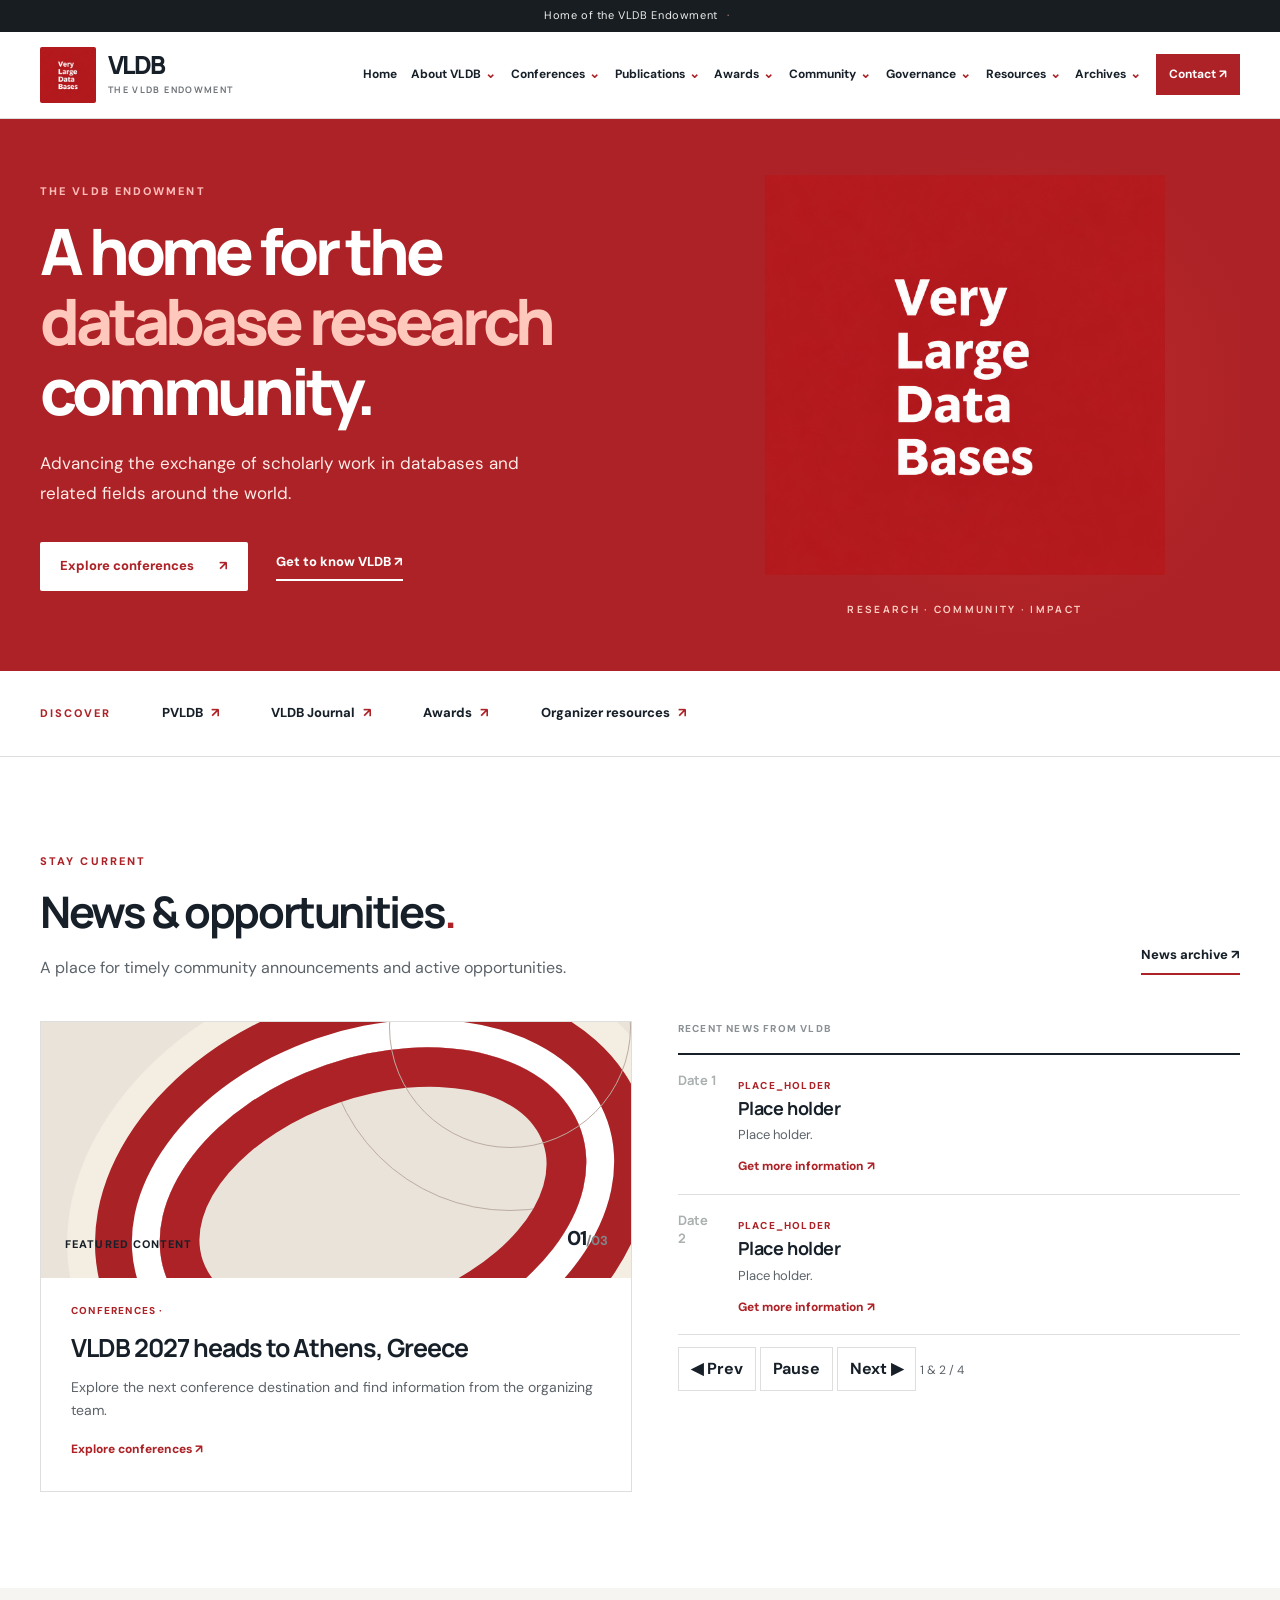
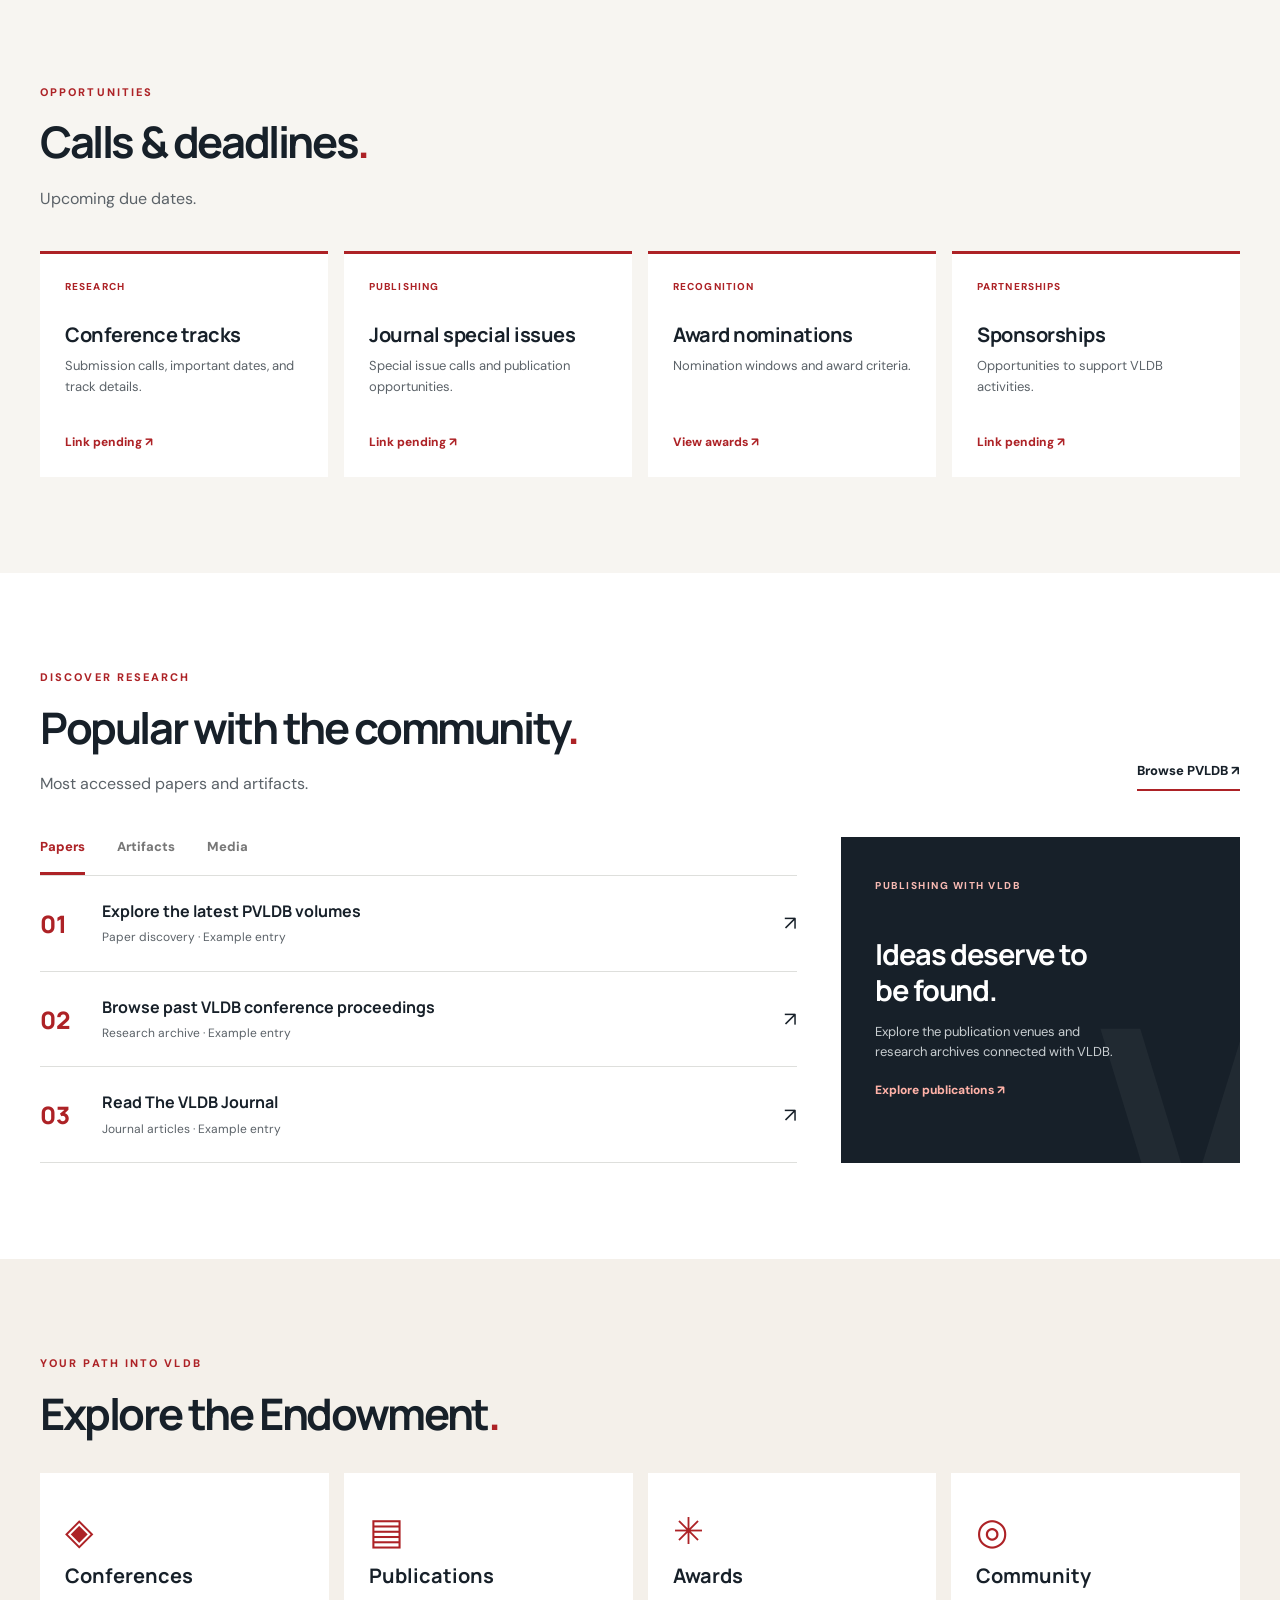
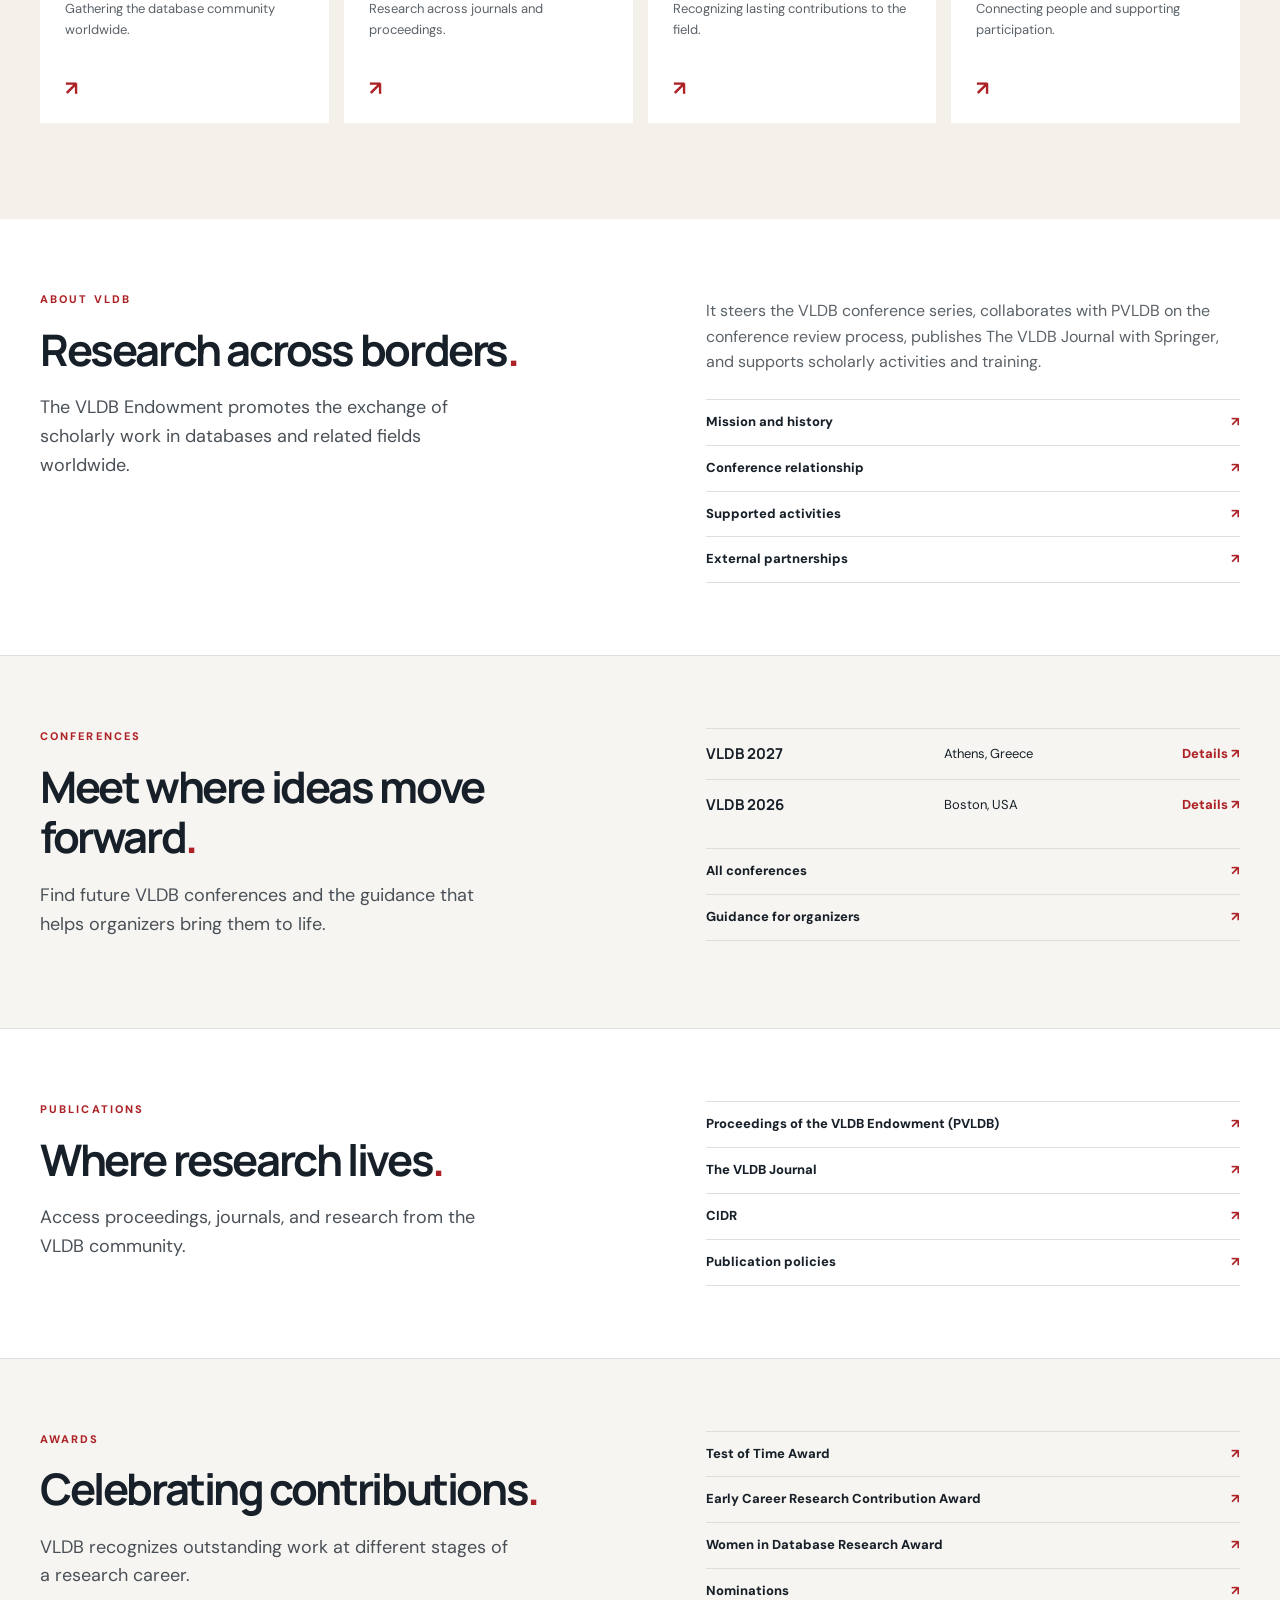
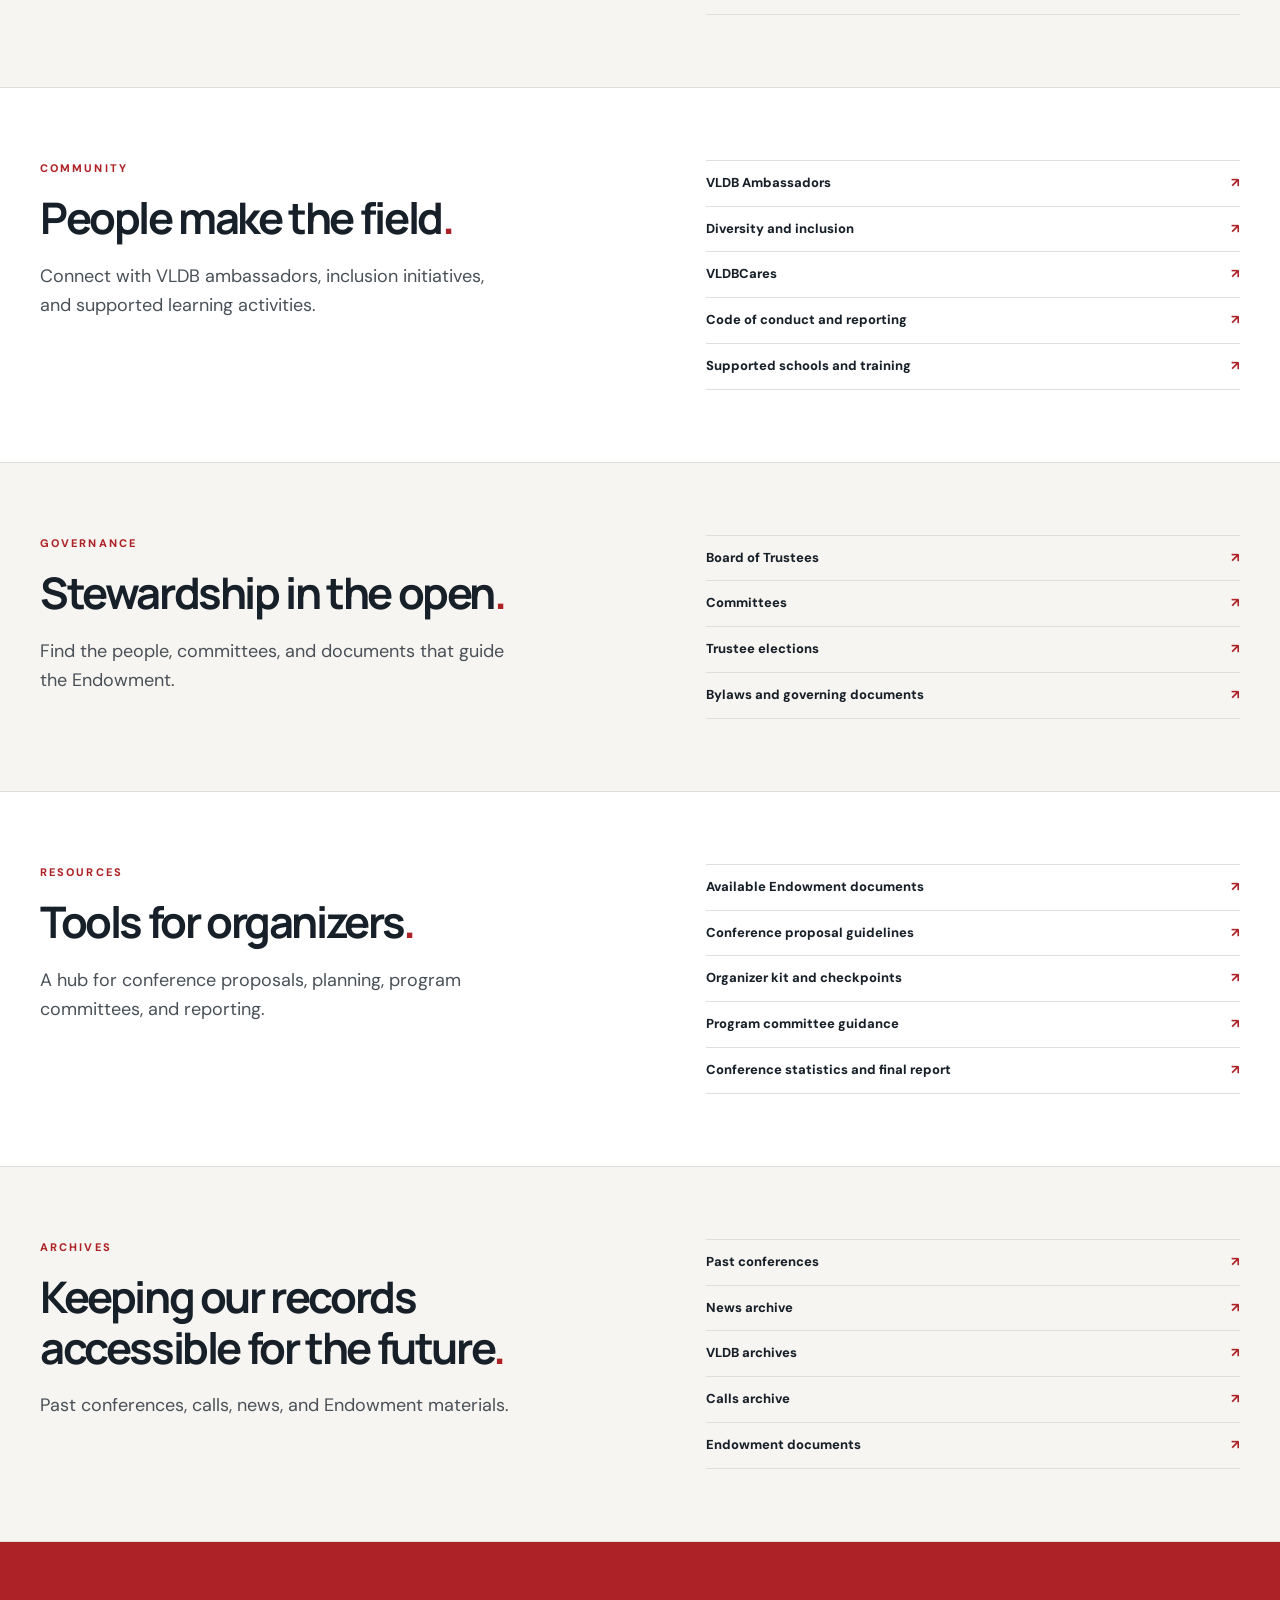
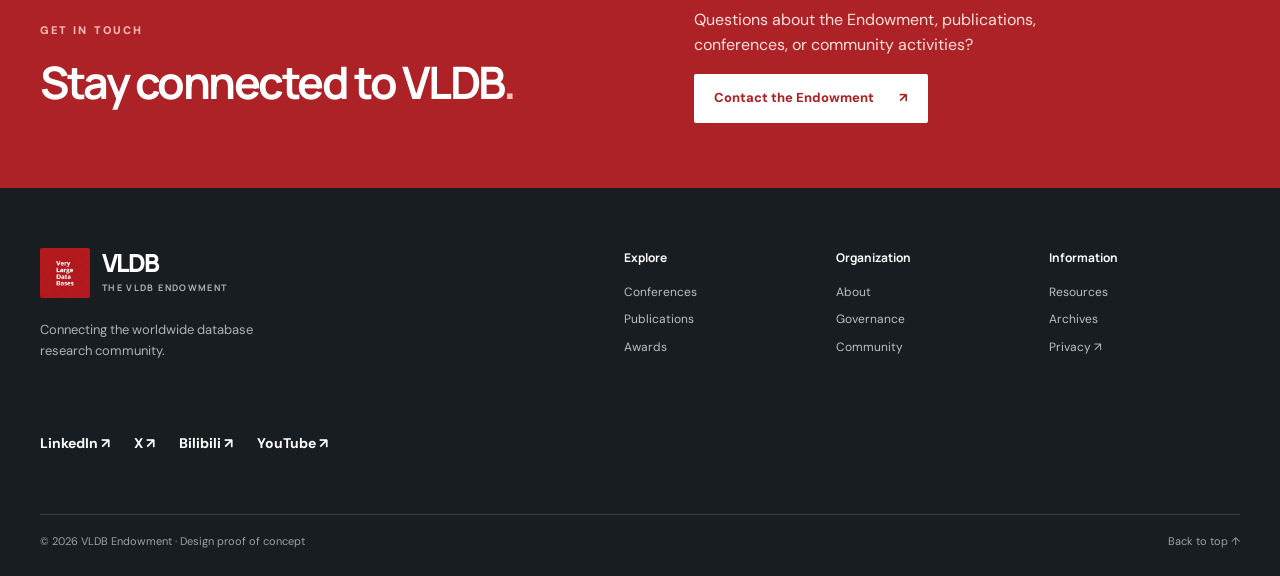
<file: vldbdraft/index.html>
<!doctype html>
<html lang="en">
<head>
  <meta charset="utf-8">
  <meta name="viewport" content="width=device-width, initial-scale=1">
  <meta name="theme-color" content="#a91f23">
  <meta name="description" content="A responsive concept for the VLDB Endowment website, connecting database researchers with conferences, publications, awards, and community resources.">
  <title>VLDB Endowment</title>
  <link rel="icon" href="assets/vldb-mark.png" type="image/png">
  <link rel="stylesheet" href="styles.css">
  <script src="script.js" defer></script>
</head>
<body>
  <a class="skip-link" href="#main">Skip to content</a>
  <div class="concept-bar"><div class="container">Home of the VLDB Endowment <span aria-hidden="true">·</span> </div></div>
  <header class="site-header" id="top">
    <div class="container header-inner">
      <a class="brand" href="#top" aria-label="VLDB Endowment home"><img src="assets/vldb-mark.png" width="56" height="56" alt=""><span><strong>VLDB</strong><small>THE VLDB ENDOWMENT</small></span></a>
      <button class="menu-toggle" type="button" aria-controls="site-nav" aria-expanded="false"><span class="hamburger" aria-hidden="true"></span><span class="menu-label">Menu</span></button>
      <nav class="site-nav" id="site-nav" aria-label="Main navigation">
        <a class="nav-home" href="#top">Home</a>
        <details class="nav-group"><summary>About VLDB</summary><div class="dropdown"><a href="#about">Mission &amp; history</a><a href="#about">Our activities</a><a href="#about">External partnerships</a></div></details>
        <details class="nav-group"><summary>Conferences</summary><div class="dropdown"><a href="#conferences">Upcoming conferences</a><a href="#conferences">For organizers</a><a href="#archives">Past conferences</a></div></details>
        <details class="nav-group"><summary>Publications</summary><div class="dropdown"><a href="#publications">Overview</a><a href="https://www.vldb.org/pvldb/">PVLDB ↗</a><a href="https://link.springer.com/journal/778">The VLDB Journal ↗</a><a href="#publications">CIDR &amp; policies</a></div></details>
        <details class="nav-group"><summary>Awards</summary><div class="dropdown"><a href="#awards">Awards overview</a><a href="https://vldb.org/awards.html">Calls &amp; recipients ↗</a></div></details>
        <details class="nav-group"><summary>Community</summary><div class="dropdown"><a href="#community">Ambassadors</a><a href="#community">Diversity &amp; inclusion</a><a href="#community">VLDBCares</a><a href="#community">Schools &amp; training</a></div></details>
        <details class="nav-group"><summary>Governance</summary><div class="dropdown"><a href="#governance">Board &amp; committees</a><a href="#governance">Elections</a><a href="#governance">Legal documents</a></div></details>
        <details class="nav-group"><summary>Resources</summary><div class="dropdown"><a href="#resources">Conference guidelines</a><a href="#resources">Organizer kit</a><a href="#resources">Statistics &amp; reports</a></div></details>
        <details class="nav-group"><summary>Archives</summary><div class="dropdown"><a href="#archives">Conferences</a><a href="#archives">Calls &amp; news</a><a href="#archives">Endowment documents</a></div></details>
        <a class="nav-contact" href="#contact">Contact <span aria-hidden="true">↗</span></a>
      </nav>
      
    </div>
    
  </header>

  <main id="main">
    <section class="hero" aria-labelledby="hero-title"><div class="container hero-grid"><div class="hero-copy"><p class="eyebrow light">THE VLDB ENDOWMENT</p><h1 id="hero-title">A home for the<br><em>database research</em><br>community.</h1><p>Advancing the exchange of scholarly work in databases and related fields around the world.</p><div class="hero-actions"><a class="button button-white" href="#conferences">Explore conferences <span aria-hidden="true">↗</span></a><a class="text-link light-link" href="#about">Get to know VLDB <span aria-hidden="true">↗</span></a></div></div>

	<div class="hero-art" aria-hidden="true">
<div class="art-word">
  <img src="assets/vldb-mark.png" alt="VLDB logo" width="400" height="400">
  <span>RESEARCH · COMMUNITY · IMPACT</span>
</div>

      </div></div>


    </section>

    <div class="quick-bar"><div class="container quick-inner"><span>DISCOVER</span><a href="https://www.vldb.org/pvldb/">PVLDB <span aria-hidden="true">↗</span></a><a href="https://link.springer.com/journal/778">VLDB Journal <span aria-hidden="true">↗</span></a><a href="#awards">Awards <span aria-hidden="true">↗</span></a><a href="#resources">Organizer resources <span aria-hidden="true">↗</span></a></div></div>

    <section class="section spotlight" id="news" aria-labelledby="news-title"><div class="container"><div class="section-heading"><div><p class="eyebrow">STAY CURRENT</p><h2 id="news-title">News &amp; opportunities<span class="period">.</span></h2><p class="section-intro">A place for timely community announcements and active opportunities.</p></div><a class="text-link" href="https://vldb.org/news.html">News archive <span aria-hidden="true">↗</span></a></div><div class="news-layout"><article class="feature-card"><div class="feature-visual"><span class="feature-kicker">FEATURED CONTENT</span><span class="feature-number" aria-hidden="true">01<span>/03</span></span><span class="feature-lines" aria-hidden="true"></span></div><div class="feature-body"><p class="meta">CONFERENCES <span aria-hidden="true">·</span></p><h3>VLDB 2027 heads to Athens, Greece</h3><p>Explore the next conference destination and find information from the organizing team.</p><a class="arrow-link" href="https://vldb.org/conference.html">Explore conferences <span aria-hidden="true">↗</span></a></div></article>


	  <!--
	  <div class="news-list">
	    <div class="list-topline">
	      <span>RECENT NEWS FROM the VLDB</span></div>
	    <article class="news-row"><span class="news-index">01</span><div><span class="meta">CALLS &amp; DEADLINES</span><h3>Current conference calls</h3><p>Track dates and submission information as calls are announced.</p><a href="#calls">View calls <span aria-hidden="true">↗</span></a></div></article>
	    <article class="news-row"><span class="news-index">02</span><div><span class="meta">AWARDS</span><h3>Recognizing research and service</h3><p>Discover VLDB awards and find nomination information.</p><a href="#awards">Explore awards <span aria-hidden="true">↗</span></a></div></article>
	    <article class="news-row"><span class="news-index">03</span><div><span class="meta">COMMUNITY</span><h3>Connect with the global community</h3><p>Find ambassadors, community initiatives, and supported activities.</p><a href="#community">Meet the community <span aria-hidden="true">↗</span></a></div></article>
	  </div>
	</div>
	-->

	<div class="news-list news-carousel" id="vldb-news-carousel">
  <div class="list-topline">
    <span>RECENT NEWS FROM VLDB</span>
  </div>

  <div class="news-window">
    <article class="news-row news-slide">
      <span class="news-index">Date 1</span>
      <div>
        <span class="meta">PLACE_HOLDER</span>
        <h3>Place holder</h3>
        <p>Place holder.</p>
        <a href="">Get more information <span aria-hidden="true">↗</span></a>
      </div>
    </article>

    <article class="news-row news-slide">
      <span class="news-index">Date 2</span>
      <div>
        <span class="meta">PLACE_HOLDER</span>
        <h3>Place holder</h3>
        <p>Place holder.</p>
        <a href="">Get more information <span aria-hidden="true">↗</span></a>
      </div>
    </article>

    <article class="news-row news-slide">
      <span class="news-index">Date 3</span>
      <div>
        <span class="meta">PLACE_HOLDER</span>
        <h3>Place holder</h3>
        <p>Place holder.</p>
        <a href="">Get more information <span aria-hidden="true">↗</span></a>
      </div>
    </article>

    <article class="news-row news-slide">
      <span class="news-index">Date 4</span>
      <div>
        <span class="meta">PLACE_HOLDER</span>
        <h3>Place holder</h3>
        <p>Place holder.</p>
        <a href="">Get more information <span aria-hidden="true">↗</span></a>
      </div>
    </article>
  </div>

  <div class="news-controls">
    <button type="button" class="news-prev" aria-label="Previous news">◀ Prev</button>
    <button type="button" class="news-pause">Pause</button>
    <button type="button" class="news-next" aria-label="Next news">Next ▶</button>
    <span class="news-count" aria-hidden="true">1 / 3</span>
  </div>
  <span class="visually-hidden news-status" role="status"></span>
</div>
	
	
    </div></section>

    <section class="section calls-section" id="calls" aria-labelledby="calls-title"><div class="container"><div class="section-heading"><div><p class="eyebrow">OPPORTUNITIES</p><h2 id="calls-title">Calls &amp; deadlines<span class="period">.</span></h2><p class="section-intro">Upcoming due dates.</p></div></div><div class="call-grid"><article class="call-card"><span class="call-icon">RESEARCH</span><h3>Conference tracks</h3><p>Submission calls, important dates, and track details.</p><a class="arrow-link" href="#" data-placeholder="Conference track calls">Link pending <span aria-hidden="true">↗</span></a></article><article class="call-card"><span class="call-icon">PUBLISHING</span><h3>Journal special issues</h3><p>Special issue calls and publication opportunities.</p><a class="arrow-link" href="#" data-placeholder="Journal special issues">Link pending <span aria-hidden="true">↗</span></a></article><article class="call-card"><span class="call-icon">RECOGNITION</span><h3>Award nominations</h3><p>Nomination windows and award criteria.</p><a class="arrow-link" href="https://vldb.org/awards.html">View awards <span aria-hidden="true">↗</span></a></article><article class="call-card"><span class="call-icon">PARTNERSHIPS</span><h3>Sponsorships</h3><p>Opportunities to support VLDB activities.</p><a class="arrow-link" href="#" data-placeholder="Sponsorship calls">Link pending <span aria-hidden="true">↗</span></a></article></div></div></section>

    <section class="section popular-section" id="popular" aria-labelledby="popular-title"><div class="container"><div class="section-heading"><div><p class="eyebrow">DISCOVER RESEARCH</p><h2 id="popular-title">Popular with the community<span class="period">.</span></h2><p class="section-intro">Most accessed papers and artifacts. </p></div><a class="text-link" href="https://www.vldb.org/pvldb/">Browse PVLDB <span aria-hidden="true">↗</span></a></div><div class="popular-layout"><div class="popular-main"><div class="tabs" role="tablist" aria-label="Popular content type"><button type="button" id="tab-papers" role="tab" aria-selected="true" aria-controls="panel-papers">Papers</button><button type="button" id="tab-artifacts" role="tab" aria-selected="false" aria-controls="panel-artifacts" tabindex="-1">Artifacts</button><button type="button" id="tab-media" role="tab" aria-selected="false" aria-controls="panel-media" tabindex="-1">Media</button></div><div id="panel-papers" role="tabpanel" aria-labelledby="tab-papers"><a class="ranked" href="https://www.vldb.org/pvldb/"><span class="rank">01</span><span><strong>Explore the latest PVLDB volumes</strong><small>Paper discovery · Example entry</small></span><span aria-hidden="true">↗</span></a><a class="ranked" href="https://vldb.org/conference.html"><span class="rank">02</span><span><strong>Browse past VLDB conference proceedings</strong><small>Research archive · Example entry</small></span><span aria-hidden="true">↗</span></a><a class="ranked" href="https://link.springer.com/journal/778"><span class="rank">03</span><span><strong>Read The VLDB Journal</strong><small>Journal articles · Example entry</small></span><span aria-hidden="true">↗</span></a></div><div id="panel-artifacts" role="tabpanel" aria-labelledby="tab-artifacts" hidden><a class="ranked" href="#" data-placeholder="Research artifact 1"><span class="rank">01</span><span><strong>Research artifact title</strong><small>Repository or dataset · Placeholder</small></span><span aria-hidden="true">↗</span></a><a class="ranked" href="#" data-placeholder="Research artifact 2"><span class="rank">02</span><span><strong>Research artifact title</strong><small>Code and reproducibility · Placeholder</small></span><span aria-hidden="true">↗</span></a></div><div id="panel-media" role="tabpanel" aria-labelledby="tab-media" hidden><a class="ranked" href="#" data-placeholder="VLDB video"><span class="rank">01</span><span><strong>VLDB talk or video</strong><small>YouTube / Bilibili · Placeholder</small></span><span aria-hidden="true">↗</span></a><a class="ranked" href="#" data-placeholder="VLDB social post"><span class="rank">02</span><span><strong>Community conversation</strong><small>Social channel · Placeholder</small></span><span aria-hidden="true">↗</span></a></div></div><aside class="popular-aside"><span class="aside-eyebrow">PUBLISHING WITH VLDB</span><h3>Ideas deserve to be found.</h3><p>Explore the publication venues and research archives connected with VLDB.</p><a href="#publications">Explore publications <span aria-hidden="true">↗</span></a><div class="aside-decoration" aria-hidden="true">V</div></aside></div></div></section>

    <section class="section pathways" aria-labelledby="pathways-title"><div class="container"><p class="eyebrow">YOUR PATH INTO VLDB</p><h2 id="pathways-title">Explore the Endowment<span class="period">.</span></h2><div class="path-grid"><a href="#conferences" class="path-card"><span class="path-symbol" aria-hidden="true">◈</span><strong>Conferences</strong><span>Gathering the database community worldwide.</span><b aria-hidden="true">↗</b></a><a href="#publications" class="path-card"><span class="path-symbol" aria-hidden="true">▤</span><strong>Publications</strong><span>Research across journals and proceedings.</span><b aria-hidden="true">↗</b></a><a href="#awards" class="path-card"><span class="path-symbol" aria-hidden="true">✳</span><strong>Awards</strong><span>Recognizing lasting contributions to the field.</span><b aria-hidden="true">↗</b></a><a href="#community" class="path-card"><span class="path-symbol" aria-hidden="true">◎</span><strong>Community</strong><span>Connecting people and supporting participation.</span><b aria-hidden="true">↗</b></a></div></div></section>

    <section class="section detail-section" id="about"><div class="container detail-grid"><div><p class="eyebrow">ABOUT VLDB</p><h2>Research across borders<span class="period">.</span></h2><p class="detail-lead">The VLDB Endowment promotes the exchange of scholarly work in databases and related fields worldwide.</p></div><div class="detail-copy"><p>It steers the VLDB conference series, collaborates with PVLDB on the conference review process, publishes The VLDB Journal with Springer, and supports scholarly activities and training.</p><div class="link-rows"><a href="https://vldb.org/">Mission and history <span aria-hidden="true">↗</span></a><a href="https://vldb.org/conference.html">Conference relationship <span aria-hidden="true">↗</span></a><a href="#community">Supported activities <span aria-hidden="true">↗</span></a><a href="#" data-placeholder="External partnerships">External partnerships <span aria-hidden="true">↗</span></a></div></div></div></section>
    <section class="section detail-section alt" id="conferences"><div class="container detail-grid"><div><p class="eyebrow">CONFERENCES</p><h2>Meet where ideas move forward<span class="period">.</span></h2><p class="detail-lead">Find future VLDB conferences and the guidance that helps organizers bring them to life.</p></div><div class="detail-copy"><div class="event-row"><strong>VLDB 2027</strong><span>Athens, Greece</span><a href="https://vldb.org/conference.html">Details ↗</a></div><div class="event-row"><strong>VLDB 2026</strong><span>Boston, USA</span><a href="https://vldb.org/conference.html">Details ↗</a></div><div class="link-rows"><a href="https://vldb.org/conference.html">All conferences <span aria-hidden="true">↗</span></a><a href="#resources">Guidance for organizers <span aria-hidden="true">↗</span></a></div></div></div></section>
    <section class="section detail-section" id="publications"><div class="container detail-grid"><div><p class="eyebrow">PUBLICATIONS</p><h2>Where research lives<span class="period">.</span></h2><p class="detail-lead">Access proceedings, journals, and research from the VLDB community.</p></div><div class="detail-copy"><div class="link-rows"><a href="https://www.vldb.org/pvldb/">Proceedings of the VLDB Endowment (PVLDB) <span aria-hidden="true">↗</span></a><a href="https://link.springer.com/journal/778">The VLDB Journal <span aria-hidden="true">↗</span></a><a href="https://www.cidrdb.org/">CIDR <span aria-hidden="true">↗</span></a><a href="#" data-placeholder="Publication policies">Publication policies <span aria-hidden="true">↗</span></a></div></div></div></section>
    <section class="section detail-section alt" id="awards"><div class="container detail-grid"><div><p class="eyebrow">AWARDS</p><h2>Celebrating contributions<span class="period">.</span></h2><p class="detail-lead">VLDB recognizes outstanding work at different stages of a research career.</p></div><div class="detail-copy"><div class="link-rows"><a href="https://vldb.org/awards.html">Test of Time Award <span aria-hidden="true">↗</span></a><a href="https://vldb.org/awards.html">Early Career Research Contribution Award <span aria-hidden="true">↗</span></a><a href="https://vldb.org/awards.html">Women in Database Research Award <span aria-hidden="true">↗</span></a><a href="https://vldb.org/awards.html">Nominations <span aria-hidden="true">↗</span></a></div></div></div></section>
    <section class="section detail-section" id="community"><div class="container detail-grid"><div><p class="eyebrow">COMMUNITY</p><h2>People make the field<span class="period">.</span></h2><p class="detail-lead">Connect with VLDB ambassadors, inclusion initiatives, and supported learning activities.</p></div><div class="detail-copy"><div class="link-rows"><a href="https://vldb.org/ambassadors.html">VLDB Ambassadors <span aria-hidden="true">↗</span></a><a href="https://dni.vldb.org/">Diversity and inclusion <span aria-hidden="true">↗</span></a><a href="https://vldb.org/vldb_cares.html">VLDBCares <span aria-hidden="true">↗</span></a><a href="#" data-placeholder="Code of conduct and reporting">Code of conduct and reporting <span aria-hidden="true">↗</span></a><a href="#" data-placeholder="Supported schools and training">Supported schools and training <span aria-hidden="true">↗</span></a></div></div></div></section>
    <section class="section detail-section alt" id="governance"><div class="container detail-grid"><div><p class="eyebrow">GOVERNANCE</p><h2>Stewardship in the open<span class="period">.</span></h2><p class="detail-lead">Find the people, committees, and documents that guide the Endowment.</p></div><div class="detail-copy"><div class="link-rows"><a href="https://vldb.org/trustees.html">Board of Trustees <span aria-hidden="true">↗</span></a><a href="https://vldb.org/vldb_committee.html">Committees <span aria-hidden="true">↗</span></a><a href="#" data-placeholder="Trustee elections">Trustee elections <span aria-hidden="true">↗</span></a><a href="https://vldb.org/documents.html">Bylaws and governing documents <span aria-hidden="true">↗</span></a></div></div></div></section>
    <section class="section detail-section" id="resources"><div class="container detail-grid"><div><p class="eyebrow">RESOURCES</p><h2>Tools for organizers<span class="period">.</span></h2><p class="detail-lead">A hub for conference proposals, planning, program committees, and reporting.</p></div><div class="detail-copy"><div class="link-rows"><a href="https://vldb.org/documents.html">Available Endowment documents <span aria-hidden="true">↗</span></a><a href="#" data-placeholder="Conference proposal guidelines">Conference proposal guidelines <span aria-hidden="true">↗</span></a><a href="#" data-placeholder="Organizer kit and checkpoints">Organizer kit and checkpoints <span aria-hidden="true">↗</span></a><a href="#" data-placeholder="Program committee guidance">Program committee guidance <span aria-hidden="true">↗</span></a><a href="#" data-placeholder="Conference statistics and final report">Conference statistics and final report <span aria-hidden="true">↗</span></a></div></div></div></section>
    <section class="section detail-section alt" id="archives"><div class="container detail-grid"><div><p class="eyebrow">ARCHIVES</p><h2>Keeping our records accessible for the future<span class="period">.</span></h2><p class="detail-lead">Past conferences, calls, news, and Endowment materials.</p></div><div class="detail-copy"><div class="link-rows"><a href="https://vldb.org/conference.html">Past conferences <span aria-hidden="true">↗</span></a><a href="https://vldb.org/news.html">News archive <span aria-hidden="true">↗</span></a><a href="https://vldb.org/archives">VLDB archives <span aria-hidden="true">↗</span></a><a href="#" data-placeholder="Calls archive">Calls archive <span aria-hidden="true">↗</span></a><a href="https://vldb.org/documents.html">Endowment documents <span aria-hidden="true">↗</span></a></div></div></div></section>
    <section class="contact-section" id="contact"><div class="container contact-grid"><div><p class="eyebrow light">GET IN TOUCH</p><h2>Stay connected to VLDB<span>.</span></h2></div><div><p>Questions about the Endowment, publications, conferences, or community activities?</p><a class="button button-white" href="https://vldb.org/contact.html">Contact the Endowment <span aria-hidden="true">↗</span></a></div></div></section>
  </main>

  <footer class="site-footer"><div class="container footer-main"><div><a class="brand footer-brand" href="#top"><img src="assets/vldb-mark.png" width="50" height="50" alt=""><span><strong>VLDB</strong><small>THE VLDB ENDOWMENT</small></span></a><p>Connecting the worldwide database research community.</p></div><div class="footer-links"><div><strong>Explore</strong><a href="#conferences">Conferences</a><a href="#publications">Publications</a><a href="#awards">Awards</a></div><div><strong>Organization</strong><a href="#about">About</a><a href="#governance">Governance</a><a href="#community">Community</a></div><div><strong>Information</strong><a href="#resources">Resources</a><a href="#archives">Archives</a><a href="https://vldb.org/privacy-policy.html">Privacy ↗</a></div></div>


<nav class="social-links" aria-label="VLDB social media">
  <a href="https://www.linkedin.com/company/REPLACE-WITH-VLDB-PAGE/"
     target="_blank" rel="noopener noreferrer">LinkedIn ↗</a>
  <a href="https://x.com/REPLACE-WITH-VLDB-HANDLE"
     target="_blank" rel="noopener noreferrer">X ↗</a>
  <a href="https://space.bilibili.com/REPLACE-WITH-VLDB-ID"
     target="_blank" rel="noopener noreferrer">Bilibili ↗</a>
  <a href="https://www.youtube.com/@REPLACE-WITH-VLDB-CHANNEL"
     target="_blank" rel="noopener noreferrer">YouTube ↗</a>
</nav>


    </div>

        <div class="container footer-bottom"><span>© <span id="year">2026</span> VLDB Endowment · Design proof of concept</span><a href="#top">Back to top ↑</a>
    </div>
  </footer>
  <div class="toast" id="placeholder-toast" role="status" aria-live="polite" hidden>Placeholder link — destination to be added.</div>
</body>
</html>
</file>
<file: vldbdraft/styles.css>
@import url('https://fonts.googleapis.com/css2?family=DM+Sans:wght@400;500;600;700&family=Manrope:wght@400;500;600;700;800&display=swap');
:root{--red:#ad2226;--red-dark:#88191e;--ink:#172029;--muted:#5b6268;--line:#dedfdc;--paper:#fff;--warm:#f7f5f1;--cream:#efeae2;--container:1200px}
*{box-sizing:border-box}html{scroll-behavior:smooth;scroll-padding-top:104px}body{margin:0;color:var(--ink);background:var(--paper);font:16px/1.6 'DM Sans',Arial,sans-serif}a{color:inherit;text-decoration:none}button{font:inherit}a:focus-visible,button:focus-visible,summary:focus-visible{outline:3px solid #efb34f;outline-offset:4px}h1,h2,h3,p{margin-top:0}h1,h2,h3,strong,.brand{font-family:Manrope,Arial,sans-serif}h2{font-size:clamp(2rem,3.4vw,3.25rem);letter-spacing:-.055em;line-height:1.16;margin-bottom:18px}h3{line-height:1.35;letter-spacing:-.025em}.container{width:min(var(--container),calc(100% - 64px));margin-inline:auto}.skip-link{position:absolute;top:-100px;left:12px;background:white;color:var(--red);padding:12px;z-index:100}.skip-link:focus{top:12px}.concept-bar{background:#171d20;color:#eee;font-size:11px;letter-spacing:.055em;padding:7px 0;text-align:center}.concept-bar span{padding:0 6px;color:#ed9a9a}.site-header{background:#fff;position:sticky;top:0;z-index:30;box-shadow:0 1px 0 #ddd}.header-inner{min-height:86px;display:flex;justify-content:space-between;align-items:center;gap:22px}.brand{display:flex;align-items:center;gap:12px;flex:none}.brand img{object-fit:cover;border-radius:2px}.brand strong{display:block;font-size:25px;font-weight:800;line-height:1;letter-spacing:-.075em}.brand small{display:block;color:#70757a;font-size:9px;letter-spacing:.15em;font-weight:700;margin-top:6px}.site-nav{display:flex;align-items:center;justify-content:flex-end;gap:clamp(8px,1.15vw,20px);font-size:12px;font-weight:700}.site-nav>a,.nav-group>summary{white-space:nowrap;cursor:pointer;padding:12px 0}.nav-group{position:relative}.nav-group summary{list-style:none}.nav-group summary::-webkit-details-marker{display:none}.nav-group summary:after{content:'⌄';font-size:13px;color:var(--red);margin-left:4px}.site-nav a:hover,.nav-group summary:hover,.nav-group[open]>summary{color:var(--red)}.dropdown{position:absolute;top:100%;left:-22px;min-width:220px;background:#fff;box-shadow:0 16px 38px #12141426;padding:12px;border-top:3px solid var(--red);display:grid;z-index:40}.dropdown a{padding:9px 10px;font-size:12px;font-weight:600}.dropdown a:hover{background:var(--warm)}.site-nav .nav-contact{background:var(--red);color:white;padding:11px 13px}.site-nav .nav-contact:hover{background:var(--red-dark);color:#fff}.menu-toggle{display:none}.hero{background:var(--red);color:white;overflow:hidden}.hero-grid{min-height:525px;display:grid;grid-template-columns:1.18fr 1fr;align-items:center}.hero-copy{position:relative;z-index:2;padding:65px 0 80px}.eyebrow{color:var(--red);font-size:11px;font-weight:800;letter-spacing:.19em;margin-bottom:16px}.eyebrow.light{color:#ffbcb9}.hero h1{font-size:clamp(2.7rem,5vw,5.15rem);line-height:1.09;letter-spacing:-.065em;margin-bottom:24px;font-weight:800}.hero h1 em{font-style:normal;color:#ffc8bd}.hero-copy>p:not(.eyebrow){max-width:505px;color:#ffebe7;font-size:17px;line-height:1.75}.hero-actions{display:flex;align-items:center;flex-wrap:wrap;gap:28px;margin-top:33px}.button{display:inline-flex;align-items:center;justify-content:space-between;gap:25px;padding:14px 20px;font-size:13px;font-weight:800;border-radius:2px;min-height:49px}.button-white{background:#fff;color:var(--red)}.button-white:hover{background:#fff3ef}.text-link{font-size:13px;font-weight:800;border-bottom:2px solid var(--red);padding-bottom:7px}.text-link:hover{color:var(--red)}.light-link{color:white;border-color:#fff}.light-link:hover{color:#ffe0d4}.hero-art{height:100%;min-height:430px;position:relative;display:grid;place-items:center}.hero-art:before{content:"";position:absolute;inset:0;background:radial-gradient(circle at 60% 50%,#da444345 0,transparent 58%)}.art-orbit{position:absolute;border:1px solid #ffffff45;border-radius:50%;width:74%;aspect-ratio:1;transform:rotate(-24deg) skewX(-12deg)}.orbit-two{width:108%;opacity:.7}.orbit-three{width:46%;opacity:.85}.art-orbit:after{content:'';position:absolute;width:9px;height:9px;border-radius:50%;background:#fff;top:12%;left:15%}.orbit-two:after{top:69%;left:9%;background:#ffc7bd}.orbit-three:after{top:50%;left:0}.art-dot{position:absolute;width:6px;height:6px;background:#ffffff90;border-radius:50%}.d1{left:16%;top:18%}.d2{left:80%;top:18%}.d3{left:90%;top:52%}.d4{left:72%;top:80%}.d5{left:24%;top:78%}.d6{left:51%;top:9%}.d7{left:48%;top:89%}.art-word{z-index:1;font-size:clamp(3.3rem,7vw,7.2rem);font-family:Manrope,sans-serif;font-weight:800;letter-spacing:-.11em;text-shadow:0 7px 26px #79161b70;line-height:1}.art-word span{display:block;text-align:center;font-size:10px;letter-spacing:.23em;font-weight:700;margin-top:18px;color:#ffcec4;text-shadow:none}.quick-bar{background:#fff;border-bottom:1px solid var(--line)}.quick-inner{display:flex;align-items:center;gap:clamp(20px,4vw,65px);min-height:85px;flex-wrap:wrap;padding-block:12px}.quick-inner>span{font-size:11px;letter-spacing:.18em;color:var(--red);font-weight:800}.quick-inner a{font-size:13px;font-weight:800}.quick-inner a:hover{color:var(--red)}.quick-inner a span{color:var(--red);margin-left:5px}.section{padding:96px 0}.section-heading{display:flex;justify-content:space-between;align-items:end;gap:30px;margin-bottom:40px}.section-intro{color:var(--muted);max-width:630px;margin:0}.section-heading .text-link{white-space:nowrap;margin-bottom:6px}.period{color:var(--red)}.news-layout{display:grid;grid-template-columns:1fr .95fr;gap:46px}.feature-card{border:1px solid var(--line);background:#fff}.feature-visual{background:#e9e3da;position:relative;height:256px;overflow:hidden;display:flex;align-items:end;justify-content:space-between;padding:24px}.feature-visual:before,.feature-visual:after{content:'';position:absolute;border:1px solid #bdaca2;border-radius:50%;width:370px;height:370px;top:-183px;right:-65px}.feature-visual:after{width:240px;height:240px;top:-116px;right:0}.feature-kicker,.feature-number{position:relative;z-index:2;font-size:11px;font-weight:800;letter-spacing:.1em}.feature-number{font-size:20px;letter-spacing:-.04em}.feature-number span{color:#838487;font-size:13px}.feature-lines{position:absolute;left:19%;bottom:-27%;height:290px;width:440px;transform:rotate(-19deg);border-radius:50%;border:40px solid var(--red);box-shadow:0 0 0 28px #fff,0 0 0 65px #a92226,0 0 0 93px #f4ede2}.feature-body{padding:25px 30px 30px}.meta{font-size:10px;font-weight:800;color:var(--red);letter-spacing:.12em}.feature-body h3{font-size:25px;letter-spacing:-.04em;margin:12px 0}.feature-body>p:not(.meta){color:var(--muted);font-size:14px}.arrow-link{font-size:12px;font-weight:800;color:var(--red)}.arrow-link:hover{text-decoration:underline}.list-topline{display:flex;justify-content:space-between;padding:0 0 16px;border-bottom:2px solid var(--ink);font-size:10px;letter-spacing:.12em;font-weight:800}.list-topline span:last-child{color:#8a9094}.news-row{display:grid;grid-template-columns:40px 1fr;padding:24px 0;border-bottom:1px solid var(--line);gap:20px}.news-index{font:700 13px Manrope;color:#aab0b0}.news-row .meta{margin-bottom:8px}.news-row h3{font-size:18px;margin-bottom:5px}.news-row p{font-size:13px;color:var(--muted);margin-bottom:6px}.news-row a{font-size:12px;font-weight:800;color:var(--red)}.calls-section{background:var(--warm)}.demo-label{color:#827d79;border:1px solid #ccc7be;padding:8px 11px;font-size:10px;font-weight:800;letter-spacing:.1em;white-space:nowrap}.call-grid{display:grid;grid-template-columns:repeat(4,1fr);gap:16px}.call-card{padding:25px;background:#fff;border-top:3px solid var(--red);min-height:226px;display:flex;flex-direction:column}.call-icon{font-size:10px;letter-spacing:.11em;font-weight:800;color:var(--red)}.call-card h3{font-size:20px;margin:26px 0 8px}.call-card p{font-size:13px;color:var(--muted);line-height:1.6}.call-card a{margin-top:auto}.popular-layout{display:grid;grid-template-columns:1.9fr 1fr;gap:44px}.tabs{display:flex;border-bottom:1px solid var(--line);gap:32px}.tabs button{background:none;border:0;color:#777;cursor:pointer;padding:0 0 14px;font-weight:800;font-size:13px;border-bottom:3px solid transparent}.tabs button[aria-selected=true]{color:var(--red);border-color:var(--red)}.ranked{display:grid;grid-template-columns:42px 1fr 24px;gap:20px;align-items:center;padding:23px 0;border-bottom:1px solid var(--line)}.ranked:hover strong,.ranked:hover>span:last-child{color:var(--red)}.rank{font:800 24px Manrope;color:var(--red)}.ranked strong{display:block;font-size:16px}.ranked small{display:block;color:var(--muted);font-size:12px;margin-top:4px}.ranked>span:last-child{font-size:20px;text-align:right}.data-note{font-size:11px;color:#707479;margin-top:19px}.popular-aside{background:var(--ink);padding:34px;color:#fff;position:relative;overflow:hidden;min-height:315px}.aside-eyebrow{font-size:10px;color:#f8bab3;letter-spacing:.15em;font-weight:800}.popular-aside h3{font-size:29px;max-width:215px;line-height:1.24;letter-spacing:-.04em;margin:40px 0 13px}.popular-aside p{font-size:13px;max-width:250px;color:#c9ced1}.popular-aside a{font-size:12px;color:#ffb2a8;font-weight:800;position:relative;z-index:1}.aside-decoration{position:absolute;font:800 285px Manrope;right:-45px;bottom:-105px;color:#ffffff0b;line-height:1}.pathways{background:#f4f0ea}.path-grid{display:grid;grid-template-columns:repeat(4,1fr);gap:15px;margin-top:34px}.path-card{background:#fff;min-height:250px;padding:25px;display:flex;flex-direction:column;transition:transform .2s,box-shadow .2s}.path-card:hover{transform:translateY(-4px);box-shadow:0 12px 26px #302b2515}.path-num{font-size:11px;color:var(--red);font-weight:800}.path-symbol{color:var(--red);font-size:37px;margin:15px 0 10px;line-height:1}.path-card strong{font-size:20px}.path-card>span:nth-last-child(2){font-size:13px;color:var(--muted);margin:7px 0 12px}.path-card b{font-size:20px;color:var(--red);margin-top:auto;line-height:1}.detail-section{border-bottom:1px solid var(--line);padding-block:72px}.detail-section.alt{background:var(--warm)}.detail-grid{display:grid;grid-template-columns:1fr 1fr;gap:11%}.detail-lead{font-size:18px;line-height:1.6;max-width:470px;color:#495057}.detail-copy>p{color:var(--muted);margin:7px 0 24px}.link-rows{border-top:1px solid var(--line)}.link-rows a{display:flex;align-items:center;justify-content:space-between;gap:15px;padding:12px 0;border-bottom:1px solid var(--line);font-size:13px;font-weight:800}.link-rows a:hover{color:var(--red)}.link-rows a span{color:var(--red)}.event-row{display:grid;grid-template-columns:1fr 1fr auto;align-items:center;gap:12px;border-top:1px solid var(--line);padding:13px 0;font-size:13px}.event-row strong{font-size:15px}.event-row a{color:var(--red);font-weight:800}.event-row+.link-rows{margin-top:18px}.contact-section{background:var(--red);color:white;padding:65px 0}.contact-grid{display:grid;grid-template-columns:1fr 1fr;gap:9%;align-items:center}.contact-grid h2{font-size:clamp(2rem,3.5vw,3.3rem);margin:0}.contact-grid h2 span{color:#ffbfb3}.contact-grid p{max-width:370px;color:#ffe0dd}.site-footer{background:#171d20;color:#fff}.footer-main{padding:60px 0;display:grid;grid-template-columns:1fr 1.2fr;gap:70px}.footer-brand strong{color:#fff}.footer-brand small{color:#afb3b6}.footer-main p{color:#adb2b5;font-size:13px;max-width:230px;margin:22px 0 0}.footer-links{display:grid;grid-template-columns:repeat(3,1fr);gap:22px}.footer-links>div{display:flex;flex-direction:column;gap:8px}.footer-links strong{font-size:12px;margin-bottom:8px}.footer-links a{font-size:12px;color:#bcc0c3}.footer-links a:hover{color:white}.footer-bottom{border-top:1px solid #ffffff24;padding:18px 0 25px;display:flex;justify-content:space-between;color:#9da2a5;font-size:11px}.footer-bottom a:hover{color:white}.toast{position:fixed;bottom:24px;left:50%;transform:translateX(-50%);background:var(--ink);color:#fff;padding:11px 18px;box-shadow:0 8px 24px #0003;z-index:90;border-left:3px solid #ee9393;font-size:13px;max-width:min(90vw,440px)}
@media(max-width:1160px){.site-nav{gap:9px;font-size:11px}.brand strong{font-size:22px}.brand img{width:48px;height:48px}.header-inner{gap:12px}.site-nav .nav-contact{padding:9px}}
@media(max-width:960px){.header-inner{min-height:74px}.menu-toggle{display:flex;align-items:center;gap:10px;background:transparent;border:1px solid var(--line);padding:9px 13px;color:var(--ink);font-weight:800;font-size:13px;cursor:pointer}.hamburger,.hamburger:before,.hamburger:after{display:block;width:18px;height:2px;background:var(--red);content:'';position:relative}.hamburger:before{position:absolute;top:-6px}.hamburger:after{position:absolute;top:6px}.site-nav{display:none;position:absolute;top:100%;left:0;right:0;max-height:calc(100dvh - 74px);overflow:auto;background:white;padding:16px max(24px,calc((100vw - 1200px)/2));box-shadow:0 16px 25px #0002;flex-direction:column;align-items:stretch;gap:0;font-size:15px}.site-nav.is-open{display:flex}.site-nav>a,.nav-group>summary{display:block;border-bottom:1px solid var(--line);padding:12px 4px}.dropdown{position:static;box-shadow:none;border:0;background:var(--warm);padding:4px 12px 10px}.dropdown a{font-size:13px}.site-nav .nav-contact{padding:12px;margin-top:12px;text-align:center}.hero-grid{grid-template-columns:1.2fr .8fr}.art-word{font-size:5rem}.call-grid,.path-grid{grid-template-columns:repeat(2,1fr)}.news-layout{gap:26px}.popular-layout{gap:22px}.detail-grid{gap:6%}}
@media(max-width:670px){.container{width:calc(100% - 36px)}.concept-bar{font-size:10px}.hero-grid{grid-template-columns:1fr;min-height:0}.hero-copy{padding:63px 0 60px}.hero h1{font-size:clamp(2.6rem,11vw,4.5rem)}.hero-copy>p:not(.eyebrow){font-size:15px}.hero-art{display:none}.quick-inner{gap:16px 22px;min-height:0;padding:18px 0}.quick-inner>span{width:100%}.quick-inner a{font-size:12px}.section{padding:65px 0}.section-heading{align-items:start;flex-direction:column;gap:17px;margin-bottom:27px}.section-heading h2{margin-bottom:12px}.news-layout,.popular-layout,.detail-grid,.contact-grid,.footer-main{grid-template-columns:1fr}.feature-visual{height:205px}.list-topline{margin-top:12px}.popular-aside{min-height:275px}.detail-section{padding:54px 0}.detail-grid{gap:22px}.detail-lead{font-size:16px;margin-bottom:0}.contact-section{padding:55px 0}.contact-grid{gap:24px}.footer-main{gap:38px;padding:50px 0}.footer-bottom{gap:8px;flex-wrap:wrap}}
@media(max-width:430px){.call-grid,.path-grid{grid-template-columns:1fr}.call-card{min-height:175px}.path-card{min-height:190px}.hero-actions{gap:20px}.event-row{grid-template-columns:1fr auto}.event-row span{grid-column:1;grid-row:2}.event-row a{grid-column:2;grid-row:1/3}.footer-links{gap:12px}.footer-links strong,.footer-links a{font-size:11px}.ranked{grid-template-columns:33px 1fr 20px;gap:12px}.ranked strong{font-size:14px}.tabs{gap:24px}}
@media(prefers-reduced-motion:reduce){html{scroll-behavior:auto}.path-card{transition:none}}

.social-links {
  display: flex;
  flex-wrap: wrap;
  gap: 12px 24px;
}

.social-links a {
  color: inherit;
  font-size: 0.875rem;
  font-weight: 700;
  text-decoration: none;
}

.social-links a:hover,
.social-links a:focus-visible {
  text-decoration: underline;
}

.news-carousel {
  min-width: 0;
}

.news-layout {
  align-items: start;
}

.news-window {
  display: flex;
  flex-direction: column;
  height: auto;
  min-height: 0;
}

.news-slide {
  flex: 0 0 auto;
  height: auto;
  min-height: 0;
  padding: 16px 0;
}

.news-slide[hidden] {
  display: none;
}

.news-controls {
  padding-top: 12px;
}


.news-controls button {
  border: 1px solid #dedfdc;
  background: #fff;
  color: #172029;
  padding: 8px 12px;
  cursor: pointer;
  font-weight: 700;
}

.news-controls button:hover,
.news-controls button:focus-visible {
  border-color: #ad2226;
  color: #ad2226;
}

.news-count {
  margin-left: auto;
  color: #5b6268;
  font-size: 12px;
}

.visually-hidden {
  position: absolute;
  width: 1px;
  height: 1px;
  padding: 0;
  margin: -1px;
  overflow: hidden;
  clip: rect(0, 0, 0, 0);
  white-space: nowrap;
  border: 0;
}
</file>
